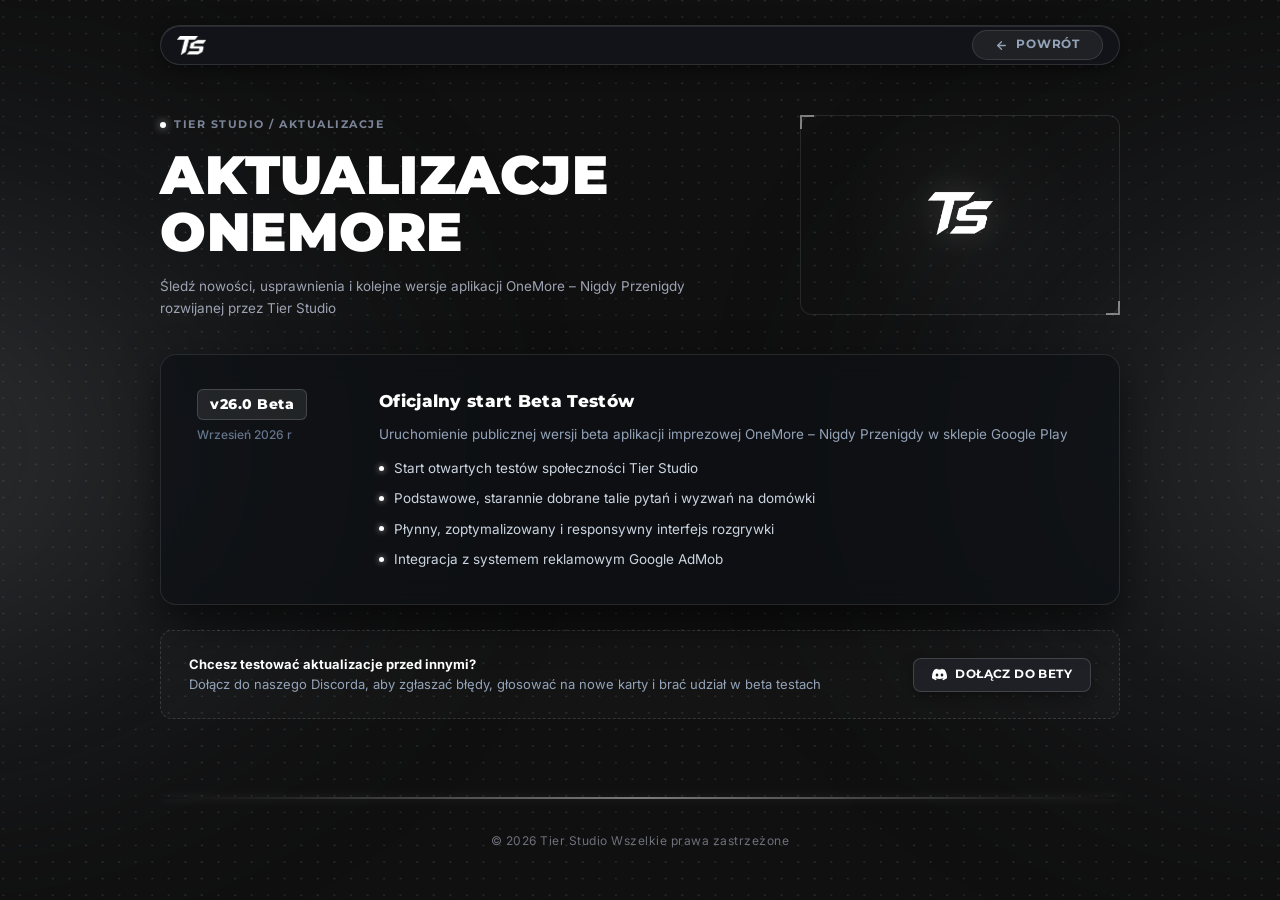
<file: aktualizacje-onemore.html>
<!DOCTYPE html>
<html lang="pl">
<head>
  <meta charset="UTF-8">
  <meta name="viewport" content="width=device-width, initial-scale=1.0">
  <title>Aktualizacje – OneMore | Tier Studio</title>
  <meta name="description" content="Historia wersji, dziennik zmian i aktualizacje gry OneMore – Nigdy Przenigdy od Tier Studio.">
  <meta name="theme-color" content="#0e0e10">

  <link rel="icon" type="image/png" href="Image/logoG.png">
  <link rel="shortcut icon" type="image/png" href="Image/logoG.png">
  <link rel="apple-touch-icon" href="Image/logoG.png">

  <link rel="preconnect" href="https://fonts.googleapis.com">
  <link rel="preconnect" href="https://fonts.gstatic.com" crossorigin>
  <link href="https://fonts.googleapis.com/css2?family=Montserrat:wght@400;600;700;800;900&family=Inter:wght@400;500;600;700&display=swap" rel="stylesheet">

  <link rel="stylesheet" href="style.css">
  <style>
    .updates-page {
      padding-top: 25px;
      padding-bottom: 70px;
    }

    .nav-back-btn {
      display: inline-flex;
      align-items: center;
      gap: 8px;
      font-family: var(--font-heading);
      font-size: 11.5px;
      font-weight: 700;
      letter-spacing: 0.8px;
      text-transform: uppercase;
      color: #94a3b8;
      text-decoration: none;
      padding: 5.5px 22px;
      border-radius: 9999px;
      background: rgba(255, 255, 255, 0.06);
      border: 1px solid rgba(255, 255, 255, 0.12);
      transition: all var(--transition-fast);
    }

    .nav-back-btn:hover {
      color: #ffffff;
      background: rgba(255, 255, 255, 0.14);
      border-color: rgba(255, 255, 255, 0.28);
      transform: translateX(-2px);
    }

    .updates-layout-wrapper {
      width: 100%;
      max-width: 960px;
      margin: 0 auto;
      display: flex;
      flex-direction: column;
    }

    .updates-header-split {
      display: flex;
      align-items: center;
      justify-content: space-between;
      gap: 40px;
      width: 100%;
      padding-bottom: 35px;
    }

    .updates-header-left {
      flex: 1.3;
      min-width: 0;
    }

    .updates-breadcrumb {
      display: inline-flex;
      align-items: center;
      gap: 8px;
      font-family: var(--font-heading);
      font-size: 10.5px;
      font-weight: 700;
      letter-spacing: 1.5px;
      text-transform: uppercase;
      color: #7b8496;
      margin-bottom: 14px;
    }

    .breadcrumb-dot {
      width: 6px;
      height: 6px;
      border-radius: 50%;
      background-color: #ffffff;
      box-shadow: 0 0 8px rgba(255, 255, 255, 0.7);
      display: inline-block;
      flex-shrink: 0;
      animation: dotPulse 2s cubic-bezier(0.4, 0, 0.6, 1) infinite;
    }

    .updates-main-title {
      font-family: var(--font-heading);
      font-size: clamp(34px, 4.6vw, 54px);
      font-weight: 900;
      letter-spacing: 0.5px;
      color: #ffffff;
      line-height: 1.05;
      text-transform: uppercase;
      margin-bottom: 16px;
    }

    .updates-main-desc {
      font-family: var(--font-body);
      font-size: 13.5px;
      color: #9da3b2;
      line-height: 1.6;
      max-width: 540px;
    }

    .updates-header-right {
      flex: 0.9;
      display: flex;
      justify-content: flex-end;
      align-items: center;
    }

    .ts-corner-box {
      position: relative;
      width: 100%;
      max-width: 320px;
      aspect-ratio: 16 / 10;
      display: flex;
      align-items: center;
      justify-content: center;
      padding: 20px;
      border: 1px solid rgba(255, 255, 255, 0.1);
      border-radius: 12px;
      background: radial-gradient(circle at center, rgba(255, 255, 255, 0.03) 0%, rgba(0, 0, 0, 0) 70%);
    }

    .ts-corner-box::before,
    .ts-corner-box::after {
      content: "";
      position: absolute;
      width: 14px;
      height: 14px;
      pointer-events: none;
    }

    .ts-corner-box::before {
      top: -1px;
      left: -1px;
      border-top: 2px solid rgba(255, 255, 255, 0.45);
      border-left: 2px solid rgba(255, 255, 255, 0.45);
    }

    .ts-corner-box::after {
      bottom: -1px;
      right: -1px;
      border-bottom: 2px solid rgba(255, 255, 255, 0.45);
      border-right: 2px solid rgba(255, 255, 255, 0.45);
    }

    .ts-corner-img {
      max-height: 85px;
      width: auto;
      object-fit: contain;
      filter: invert(1) brightness(1.15) drop-shadow(0 0 16px rgba(255, 255, 255, 0.15));
      transition: transform var(--transition-fast);
    }

    .ts-corner-box:hover .ts-corner-img {
      transform: scale(1.06);
    }

    .updates-list-container {
      width: 100%;
      border: 1px solid rgba(255, 255, 255, 0.1);
      border-radius: 16px;
      background: rgba(14, 16, 20, 0.7);
      backdrop-filter: blur(14px);
      -webkit-backdrop-filter: blur(14px);
      overflow: hidden;
      box-shadow: 0 16px 40px rgba(0, 0, 0, 0.55);
    }

    .update-row {
      display: flex;
      align-items: flex-start;
      gap: 32px;
      padding: 34px 36px;
      border-bottom: 1px solid rgba(255, 255, 255, 0.08);
      transition: background-color 0.2s ease;
    }

    .update-row:last-child {
      border-bottom: none;
    }

    .update-row:hover {
      background-color: rgba(255, 255, 255, 0.02);
    }

    .update-version-badge {
      display: flex;
      flex-direction: column;
      align-items: flex-start;
      width: 150px;
      flex-shrink: 0;
      gap: 6px;
    }

    .version-tag {
      font-family: var(--font-heading);
      font-size: 14px;
      font-weight: 800;
      color: #ffffff;
      letter-spacing: 0.5px;
      background: rgba(255, 255, 255, 0.08);
      border: 1px solid rgba(255, 255, 255, 0.16);
      padding: 4px 12px;
      border-radius: 6px;
      display: inline-flex;
      align-items: center;
      gap: 6px;
    }

    .version-date {
      font-family: var(--font-body);
      font-size: 12px;
      color: #64748b;
      font-weight: 500;
    }

    .update-content {
      flex: 1;
      min-width: 0;
    }

    .update-title {
      font-family: var(--font-heading);
      font-size: 17px;
      font-weight: 800;
      color: #ffffff;
      letter-spacing: 0.3px;
      margin-bottom: 8px;
    }

    .update-desc {
      font-family: var(--font-body);
      font-size: 13.5px;
      color: #94a3b8;
      line-height: 1.65;
    }

    .update-desc p {
      margin-bottom: 10px;
    }

    .update-features {
      list-style: none;
      display: flex;
      flex-direction: column;
      gap: 8px;
      margin-top: 12px;
    }

    .update-features li {
      font-family: var(--font-body);
      font-size: 13.5px;
      color: #cbd5e1;
      display: flex;
      align-items: center;
      gap: 10px;
    }

    .check-dot {
      width: 5px;
      height: 5px;
      border-radius: 50%;
      background: #ffffff;
      box-shadow: 0 0 6px rgba(255, 255, 255, 0.7);
      flex-shrink: 0;
    }

    .discord-hint-card {
      margin-top: 25px;
      padding: 24px 28px;
      border: 1px dashed rgba(255, 255, 255, 0.14);
      border-radius: 12px;
      background: rgba(255, 255, 255, 0.02);
      display: flex;
      align-items: center;
      justify-content: space-between;
      gap: 20px;
      flex-wrap: wrap;
    }

    .discord-hint-text {
      font-family: var(--font-body);
      font-size: 13px;
      color: #94a3b8;
      line-height: 1.5;
    }

    .discord-hint-text strong {
      color: #ffffff;
    }

    .discord-hint-btn {
      display: inline-flex;
      align-items: center;
      gap: 8px;
      background: #1e2025;
      color: #ffffff;
      border: 1px solid rgba(255, 255, 255, 0.16);
      border-radius: 8px;
      font-family: var(--font-heading);
      font-weight: 700;
      font-size: 11.5px;
      letter-spacing: 0.4px;
      text-transform: uppercase;
      padding: 7.5px 18px;
      text-decoration: none;
      cursor: pointer;
      box-shadow: 0 4px 12px rgba(0, 0, 0, 0.35);
      transition: all var(--transition-fast);
      white-space: nowrap;
    }

    .discord-hint-btn:hover {
      background: #2a2c34;
      border-color: rgba(255, 255, 255, 0.32);
      transform: translateY(-1.5px);
      box-shadow: 0 6px 16px rgba(0, 0, 0, 0.5);
    }

    @media (max-width: 820px) {
      .updates-header-split {
        flex-direction: column;
        align-items: flex-start;
        gap: 25px;
      }
      .updates-header-right {
        width: 100%;
        justify-content: flex-start;
      }
      .ts-corner-box {
        max-width: 100%;
        height: 120px;
      }
      .update-row {
        flex-direction: column;
        gap: 16px;
        padding: 24px 20px;
      }
      .update-version-badge {
        width: 100%;
      }
    }
  </style>
</head>
<body>

  <section class="section-block updates-page" aria-label="Aktualizacje OneMore">
    <div class="section-container">
      
      <header class="navbar-capsule">
        <a href="index.html" class="nav-logo" title="Tier Studio">
          <img src="Image/logo_tight.png" alt="TS Logo" class="nav-ts-logo">
        </a>
        <a href="index.html" class="nav-back-btn" title="Powrót do strony głównej">
          <svg width="13" height="13" viewBox="0 0 24 24" fill="none" stroke="currentColor" stroke-width="2.5" stroke-linecap="round" stroke-linejoin="round">
            <line x1="19" y1="12" x2="5" y2="12"></line>
            <polyline points="12 19 5 12 12 5"></polyline>
          </svg>
          <span>POWRÓT</span>
        </a>
      </header>

      <div class="updates-layout-wrapper">
        
        <div class="updates-header-split">
          <div class="updates-header-left">
            <div class="updates-breadcrumb">
              <span class="breadcrumb-dot" aria-hidden="true"></span>
              <span>TIER STUDIO / AKTUALIZACJE</span>
            </div>
            <h1 class="updates-main-title">AKTUALIZACJE<br>ONEMORE</h1>
            <p class="updates-main-desc">
              Śledź nowości, usprawnienia i kolejne wersje aplikacji OneMore – Nigdy Przenigdy rozwijanej przez Tier Studio
            </p>
          </div>

          <div class="updates-header-right">
            <div class="ts-corner-box">
              <img src="Image/logo0.png" alt="Tier Studio TS Logo" class="ts-corner-img">
            </div>
          </div>
        </div>

        <div class="updates-list-container">
          
          <div class="update-row">
            <div class="update-version-badge">
              <span class="version-tag">v26.0 Beta</span>
              <span class="version-date">Wrzesień 2026 r</span>
            </div>
            <div class="update-content">
              <h2 class="update-title">Oficjalny start Beta Testów</h2>
              <div class="update-desc">
                <p>Uruchomienie publicznej wersji beta aplikacji imprezowej OneMore – Nigdy Przenigdy w sklepie Google Play</p>
                <ul class="update-features">
                  <li><span class="check-dot"></span> Start otwartych testów społeczności Tier Studio</li>
                  <li><span class="check-dot"></span> Podstawowe, starannie dobrane talie pytań i wyzwań na domówki</li>
                  <li><span class="check-dot"></span> Płynny, zoptymalizowany i responsywny interfejs rozgrywki</li>
                  <li><span class="check-dot"></span> Integracja z systemem reklamowym Google AdMob</li>
                </ul>
              </div>
            </div>
          </div>

        </div>

        <div class="discord-hint-card">
          <div class="discord-hint-text">
            <strong>Chcesz testować aktualizacje przed innymi?</strong><br>
            Dołącz do naszego Discorda, aby zgłaszać błędy, głosować na nowe karty i brać udział w beta testach
          </div>
          <a href="https://discord.gg/GRFfxUeqSg" target="_blank" rel="noopener noreferrer" class="discord-hint-btn">
            <svg width="15" height="15" viewBox="0 0 24 24" fill="currentColor">
              <path d="M20.317 4.37a19.791 19.791 0 0 0-4.885-1.515.074.074 0 0 0-.079.037c-.21.375-.444.864-.608 1.25a18.27 18.27 0 0 0-5.487 0 12.64 12.64 0 0 0-.617-1.25.077.077 0 0 0-.079-.037A19.736 19.736 0 0 0 3.677 4.37a.07.07 0 0 0-.032.027C.533 9.046-.32 13.58.099 18.057a.082.082 0 0 0 .031.057 19.9 19.9 0 0 0 5.993 3.03.078.078 0 0 0 .084-.028c.462-.63.874-1.295 1.226-1.994.021-.041.001-.09-.041-.106a13.107 13.107 0 0 1-1.872-.892.077.077 0 0 1-.008-.128 10.2 10.2 0 0 0 .372-.292.074.074 0 0 1 .077-.01c3.929 1.793 8.18 1.793 12.061 0a.074.074 0 0 1 .078.01c.12.098.246.198.373.292a.077.077 0 0 1-.006.127 12.299 12.299 0 0 1-1.873.894.077.077 0 0 0-.041.107c.36.698.772 1.362 1.225 1.993a.076.076 0 0 0 .084.028 19.839 19.839 0 0 0 6.002-3.03.077.077 0 0 0 .032-.054c.5-5.177-.838-9.674-3.549-13.66a.061.061 0 0 0-.031-.028zM8.02 15.33c-1.183 0-2.157-1.085-2.157-2.419 0-1.333.956-2.419 2.157-2.419 1.21 0 2.176 1.096 2.157 2.42 0 1.333-.956 2.418-2.157 2.418zm7.975 0c-1.183 0-2.157-1.085-2.157-2.419 0-1.333.955-2.419 2.157-2.419 1.21 0 2.176 1.096 2.157 2.42 0 1.333-.946 2.418-2.157 2.418z"/>
            </svg>
            <span>Dołącz do Bety</span>
          </a>
        </div>

      </div>

    </div>
  </section>

  <div class="section-divider" aria-hidden="true">
    <div class="divider-line"></div>
  </div>

  <footer class="footer-block" aria-label="Stopka strony">
    <div class="section-container">
      <p class="footer-copy">&copy; 2026 Tier Studio Wszelkie prawa zastrzeżone</p>
    </div>
  </footer>

</body>
</html>
</file>
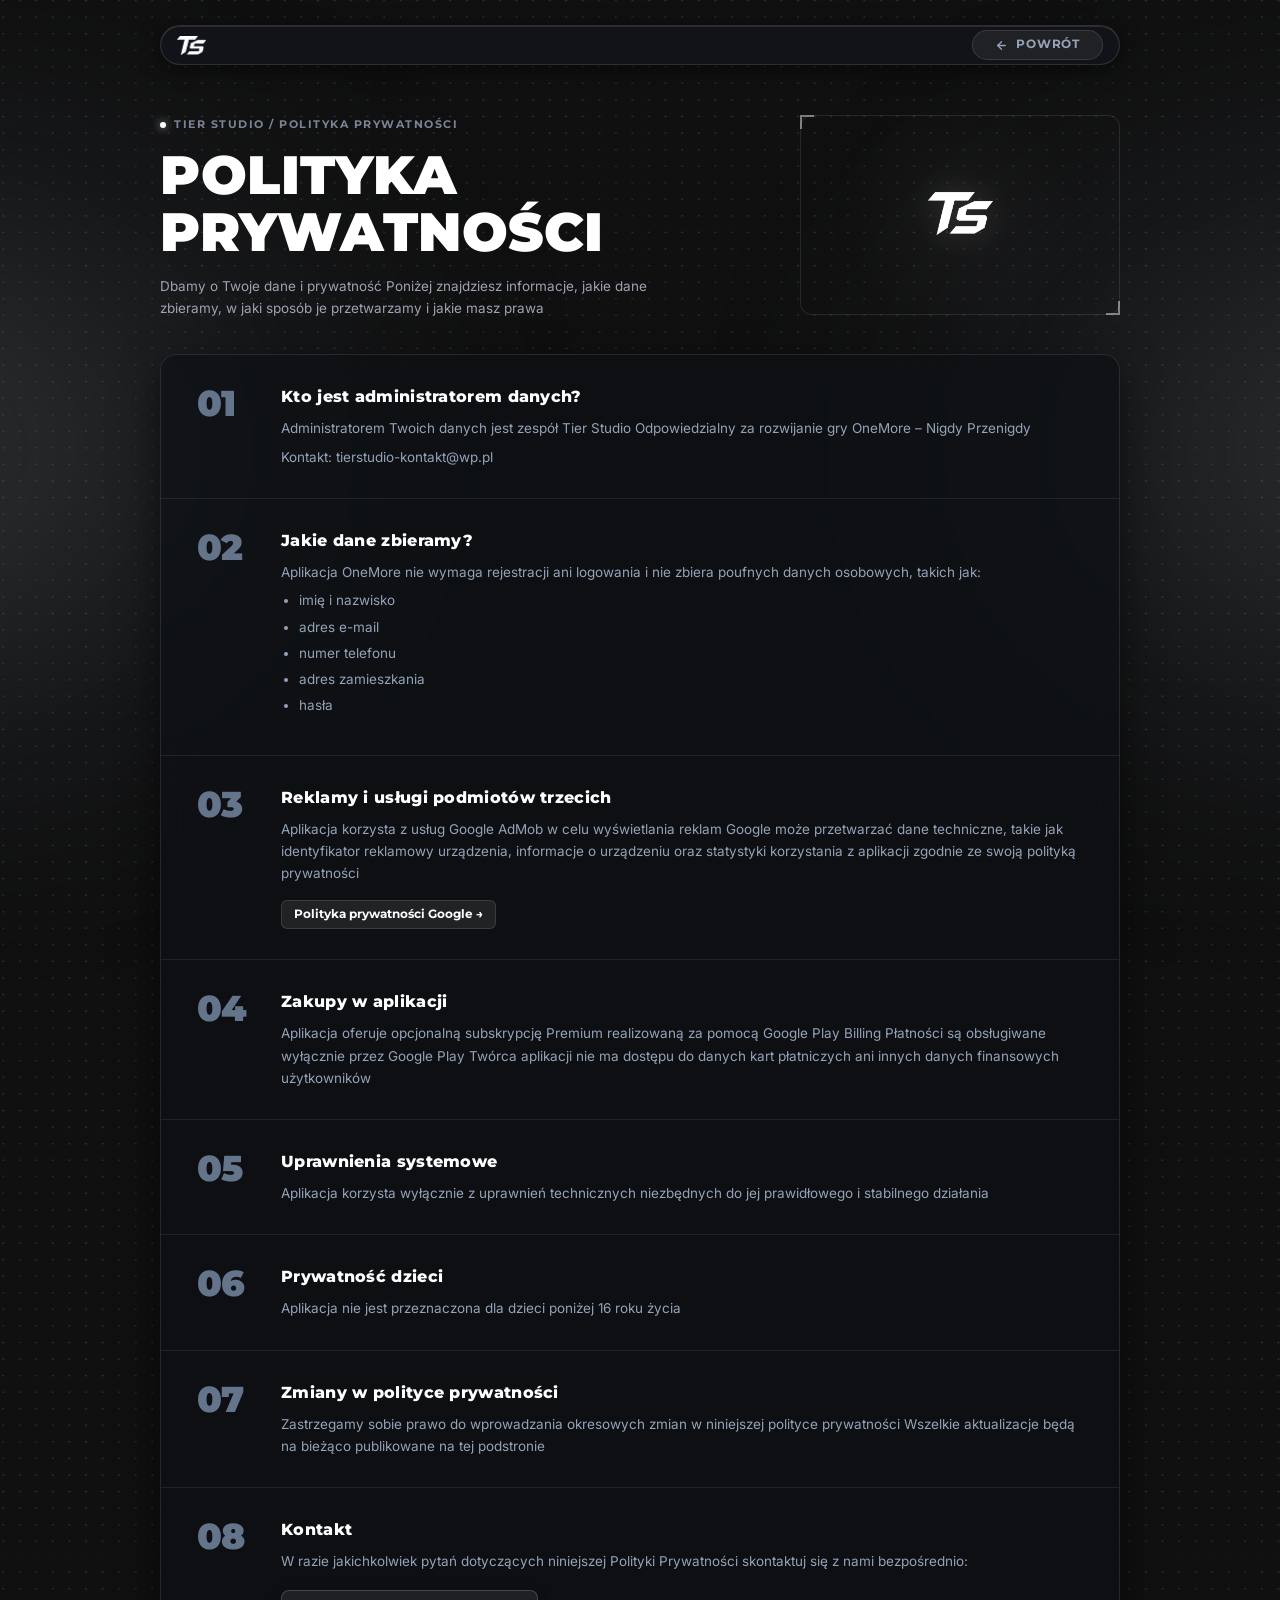
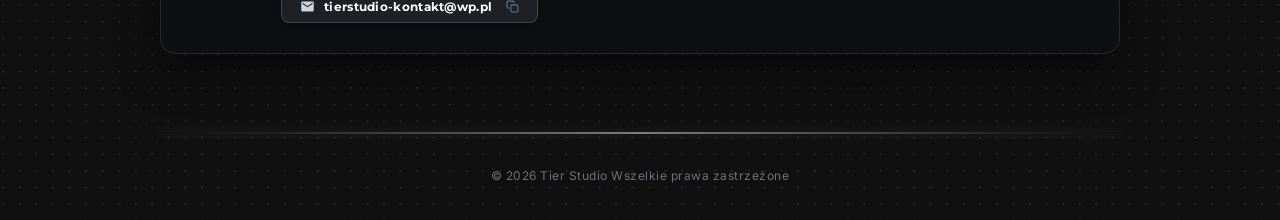
<file: polityka-onemore.html>
<!DOCTYPE html>
<html lang="pl">
<head>
  <meta charset="UTF-8">
  <meta name="viewport" content="width=device-width, initial-scale=1.0">
  <title>Polityka Prywatności – OneMore | Tier Studio</title>
  <meta name="description" content="Polityka Prywatności aplikacji OneMore – Nigdy Przenigdy tworzonej przez Tier Studio.">
  <meta name="theme-color" content="#0e0e10">

  <link rel="icon" type="image/png" href="Image/logoG.png">
  <link rel="shortcut icon" type="image/png" href="Image/logoG.png">
  <link rel="apple-touch-icon" href="Image/logoG.png">

  <link rel="preconnect" href="https://fonts.googleapis.com">
  <link rel="preconnect" href="https://fonts.gstatic.com" crossorigin>
  <link href="https://fonts.googleapis.com/css2?family=Montserrat:wght@400;600;700;800;900&family=Inter:wght@400;500;600;700&display=swap" rel="stylesheet">

  <link rel="stylesheet" href="style.css">
  <style>
    .privacy-page {
      padding-top: 25px;
      padding-bottom: 70px;
    }

    .navbar-capsule-back {
      justify-content: center;
    }

    .nav-back-btn {
      display: inline-flex;
      align-items: center;
      gap: 8px;
      font-family: var(--font-heading);
      font-size: 11.5px;
      font-weight: 700;
      letter-spacing: 0.8px;
      text-transform: uppercase;
      color: #94a3b8;
      text-decoration: none;
      padding: 5.5px 22px;
      border-radius: 9999px;
      background: rgba(255, 255, 255, 0.06);
      border: 1px solid rgba(255, 255, 255, 0.12);
      transition: all var(--transition-fast);
    }

    .nav-back-btn:hover {
      color: #ffffff;
      background: rgba(255, 255, 255, 0.14);
      border-color: rgba(255, 255, 255, 0.28);
      transform: translateX(-2px);
    }

    .privacy-layout-wrapper {
      width: 100%;
      max-width: 960px;
      margin: 0 auto;
      display: flex;
      flex-direction: column;
    }

    .privacy-header-split {
      display: flex;
      align-items: center;
      justify-content: space-between;
      gap: 40px;
      width: 100%;
      padding-bottom: 35px;
    }

    .privacy-header-left {
      flex: 1.3;
      min-width: 0;
    }

    .privacy-breadcrumb {
      display: inline-flex;
      align-items: center;
      gap: 8px;
      font-family: var(--font-heading);
      font-size: 10.5px;
      font-weight: 700;
      letter-spacing: 1.5px;
      text-transform: uppercase;
      color: #7b8496;
      margin-bottom: 14px;
    }

    .breadcrumb-dot {
      width: 6px;
      height: 6px;
      border-radius: 50%;
      background-color: #ffffff;
      box-shadow: 0 0 8px rgba(255, 255, 255, 0.7);
      display: inline-block;
      flex-shrink: 0;
      animation: dotPulse 2s cubic-bezier(0.4, 0, 0.6, 1) infinite;
    }

    .privacy-main-title {
      font-family: var(--font-heading);
      font-size: clamp(34px, 4.6vw, 54px);
      font-weight: 900;
      letter-spacing: 0.5px;
      color: #ffffff;
      line-height: 1.05;
      text-transform: uppercase;
      margin-bottom: 16px;
    }

    .privacy-main-desc {
      font-family: var(--font-body);
      font-size: 13.5px;
      color: #9da3b2;
      line-height: 1.6;
      max-width: 540px;
    }

    .privacy-header-right {
      flex: 0.9;
      display: flex;
      justify-content: flex-end;
      align-items: center;
    }

    .ts-corner-box {
      position: relative;
      width: 100%;
      max-width: 320px;
      aspect-ratio: 16 / 10;
      display: flex;
      align-items: center;
      justify-content: center;
      padding: 20px;
      border: 1px solid rgba(255, 255, 255, 0.1);
      border-radius: 12px;
      background: radial-gradient(circle at center, rgba(255, 255, 255, 0.03) 0%, rgba(0, 0, 0, 0) 70%);
    }

    .ts-corner-box::before,
    .ts-corner-box::after {
      content: "";
      position: absolute;
      width: 14px;
      height: 14px;
      pointer-events: none;
    }

    .ts-corner-box::before {
      top: -1px;
      left: -1px;
      border-top: 2px solid rgba(255, 255, 255, 0.45);
      border-left: 2px solid rgba(255, 255, 255, 0.45);
    }

    .ts-corner-box::after {
      bottom: -1px;
      right: -1px;
      border-bottom: 2px solid rgba(255, 255, 255, 0.45);
      border-right: 2px solid rgba(255, 255, 255, 0.45);
    }

    .ts-corner-img {
      max-height: 85px;
      width: auto;
      object-fit: contain;
      filter: invert(1) brightness(1.15) drop-shadow(0 0 16px rgba(255, 255, 255, 0.15));
      transition: transform var(--transition-fast);
    }

    .ts-corner-box:hover .ts-corner-img {
      transform: scale(1.06);
    }

    .privacy-list-container {
      width: 100%;
      border: 1px solid rgba(255, 255, 255, 0.1);
      border-radius: 16px;
      background: rgba(14, 16, 20, 0.7);
      backdrop-filter: blur(14px);
      -webkit-backdrop-filter: blur(14px);
      overflow: hidden;
      box-shadow: 0 16px 40px rgba(0, 0, 0, 0.55);
    }

    .privacy-row {
      display: flex;
      align-items: flex-start;
      gap: 32px;
      padding: 30px 36px;
      border-bottom: 1px solid rgba(255, 255, 255, 0.08);
      transition: background-color 0.2s ease;
    }

    .privacy-row:last-child {
      border-bottom: none;
    }

    .privacy-row:hover {
      background-color: rgba(255, 255, 255, 0.02);
    }

    .row-num {
      font-family: var(--font-heading);
      font-size: clamp(28px, 3.2vw, 36px);
      font-weight: 900;
      color: #64748b;
      line-height: 1;
      width: 52px;
      flex-shrink: 0;
      letter-spacing: -1px;
      transition: color var(--transition-fast), transform var(--transition-fast);
      user-select: none;
    }

    .privacy-row:hover .row-num {
      color: #ffffff;
      transform: translateX(2px);
    }

    .row-content {
      flex: 1;
      min-width: 0;
    }

    .row-title {
      font-family: var(--font-heading);
      font-size: 16px;
      font-weight: 800;
      color: #ffffff;
      letter-spacing: 0.3px;
      margin-bottom: 8px;
    }

    .row-desc {
      font-family: var(--font-body);
      font-size: 13.5px;
      color: #94a3b8;
      line-height: 1.65;
    }

    .row-desc p {
      margin-bottom: 6px;
    }

    .row-desc p:last-child {
      margin-bottom: 0;
    }

    .row-desc ul {
      margin-left: 18px;
      margin-top: 6px;
      margin-bottom: 8px;
    }

    .row-desc li {
      margin: 4px 0;
      color: #94a3b8;
    }

    .row-btn {
      display: inline-flex;
      align-items: center;
      gap: 9px;
      background: #1e2025;
      color: #ffffff;
      border: 1px solid rgba(255, 255, 255, 0.16);
      border-radius: 8px;
      font-family: var(--font-heading);
      font-weight: 700;
      font-size: 12px;
      letter-spacing: 0.3px;
      padding: 8px 18px;
      text-decoration: none;
      margin-top: 12px;
      cursor: pointer;
      box-shadow: 0 4px 12px rgba(0, 0, 0, 0.35);
      transition: all var(--transition-fast);
      outline: none;
    }

    .row-btn:hover {
      background: #2a2c34;
      border-color: rgba(255, 255, 255, 0.32);
      transform: translateY(-1.5px);
      box-shadow: 0 6px 16px rgba(0, 0, 0, 0.5);
    }

    .row-btn:active {
      transform: translateY(0);
      background: #18191d;
    }

    .row-btn .row-btn-icon {
      display: flex;
      align-items: center;
      color: #cbd5e1;
      flex-shrink: 0;
    }

    .row-btn .copy-hint {
      display: inline-flex;
      align-items: center;
      margin-left: 5px;
      color: #64748b;
      transition: color var(--transition-fast);
    }

    .row-btn:hover .copy-hint {
      color: #ffffff;
    }

    .row-link-google {
      display: inline-flex;
      align-items: center;
      gap: 6px;
      font-family: var(--font-heading);
      font-size: 11.5px;
      font-weight: 700;
      color: #ffffff;
      text-decoration: none;
      margin-top: 10px;
      padding: 4px 12px;
      border-radius: 6px;
      background: rgba(255, 255, 255, 0.08);
      border: 1px solid rgba(255, 255, 255, 0.12);
      transition: all var(--transition-fast);
    }

    .row-link-google:hover {
      background: #ffffff;
      color: #0b0c0e;
      border-color: #ffffff;
    }

    @media (max-width: 820px) {
      .privacy-header-split {
        flex-direction: column;
        align-items: flex-start;
        gap: 25px;
      }
      .privacy-header-right {
        width: 100%;
        justify-content: flex-start;
      }
      .ts-corner-box {
        max-width: 100%;
        height: 120px;
      }
      .privacy-row {
        gap: 20px;
        padding: 22px 20px;
      }
      .row-num {
        font-size: 24px;
        width: 38px;
      }
    }
  </style>
</head>
<body>

  <section class="section-block privacy-page" aria-label="Polityka Prywatności">
    <div class="section-container">
      
      <header class="navbar-capsule">
        <a href="index.html" class="nav-logo" title="Tier Studio">
          <img src="Image/logo_tight.png" alt="TS Logo" class="nav-ts-logo">
        </a>
        <a href="index.html" class="nav-back-btn" title="Powrót do strony głównej">
          <svg width="13" height="13" viewBox="0 0 24 24" fill="none" stroke="currentColor" stroke-width="2.5" stroke-linecap="round" stroke-linejoin="round">
            <line x1="19" y1="12" x2="5" y2="12"></line>
            <polyline points="12 19 5 12 12 5"></polyline>
          </svg>
          <span>POWRÓT</span>
        </a>
      </header>

      <div class="privacy-layout-wrapper">
        
        <div class="privacy-header-split">
          <div class="privacy-header-left">
            <div class="privacy-breadcrumb">
              <span class="breadcrumb-dot" aria-hidden="true"></span>
              <span>TIER STUDIO / POLITYKA PRYWATNOŚCI</span>
            </div>
            <h1 class="privacy-main-title">POLITYKA<br>PRYWATNOŚCI</h1>
            <p class="privacy-main-desc">
              Dbamy o Twoje dane i prywatność Poniżej znajdziesz informacje, jakie dane zbieramy, w jaki sposób je przetwarzamy i jakie masz prawa
            </p>
          </div>

          <div class="privacy-header-right">
            <div class="ts-corner-box">
              <img src="Image/logo0.png" alt="Tier Studio TS Logo" class="ts-corner-img">
            </div>
          </div>
        </div>

        <div class="privacy-list-container">
          
          <div class="privacy-row">
            <div class="row-num">01</div>
            <div class="row-content">
              <h2 class="row-title">Kto jest administratorem danych?</h2>
              <div class="row-desc">
                <p>Administratorem Twoich danych jest zespół Tier Studio Odpowiedzialny za rozwijanie gry OneMore – Nigdy Przenigdy</p>
                <p>Kontakt: tierstudio-kontakt@wp.pl</p>
              </div>
            </div>
          </div>

          <div class="privacy-row">
            <div class="row-num">02</div>
            <div class="row-content">
              <h2 class="row-title">Jakie dane zbieramy?</h2>
              <div class="row-desc">
                <p>Aplikacja OneMore nie wymaga rejestracji ani logowania i nie zbiera poufnych danych osobowych, takich jak:</p>
                <ul>
                  <li>imię i nazwisko</li>
                  <li>adres e-mail</li>
                  <li>numer telefonu</li>
                  <li>adres zamieszkania</li>
                  <li>hasła</li>
                </ul>
              </div>
            </div>
          </div>

          <div class="privacy-row">
            <div class="row-num">03</div>
            <div class="row-content">
              <h2 class="row-title">Reklamy i usługi podmiotów trzecich</h2>
              <div class="row-desc">
                <p>Aplikacja korzysta z usług Google AdMob w celu wyświetlania reklam Google może przetwarzać dane techniczne, takie jak identyfikator reklamowy urządzenia, informacje o urządzeniu oraz statystyki korzystania z aplikacji zgodnie ze swoją polityką prywatności</p>
                <a href="https://policies.google.com/privacy" target="_blank" rel="noopener noreferrer" class="row-link-google">
                  <span>Polityka prywatności Google &rarr;</span>
                </a>
              </div>
            </div>
          </div>

          <div class="privacy-row">
            <div class="row-num">04</div>
            <div class="row-content">
              <h2 class="row-title">Zakupy w aplikacji</h2>
              <div class="row-desc">
                <p>Aplikacja oferuje opcjonalną subskrypcję Premium realizowaną za pomocą Google Play Billing Płatności są obsługiwane wyłącznie przez Google Play Twórca aplikacji nie ma dostępu do danych kart płatniczych ani innych danych finansowych użytkowników</p>
              </div>
            </div>
          </div>

          <div class="privacy-row">
            <div class="row-num">05</div>
            <div class="row-content">
              <h2 class="row-title">Uprawnienia systemowe</h2>
              <div class="row-desc">
                <p>Aplikacja korzysta wyłącznie z uprawnień technicznych niezbędnych do jej prawidłowego i stabilnego działania</p>
              </div>
            </div>
          </div>

          <div class="privacy-row">
            <div class="row-num">06</div>
            <div class="row-content">
              <h2 class="row-title">Prywatność dzieci</h2>
              <div class="row-desc">
                <p>Aplikacja nie jest przeznaczona dla dzieci poniżej 16 roku życia</p>
              </div>
            </div>
          </div>

          <div class="privacy-row">
            <div class="row-num">07</div>
            <div class="row-content">
              <h2 class="row-title">Zmiany w polityce prywatności</h2>
              <div class="row-desc">
                <p>Zastrzegamy sobie prawo do wprowadzania okresowych zmian w niniejszej polityce prywatności Wszelkie aktualizacje będą na bieżąco publikowane na tej podstronie</p>
              </div>
            </div>
          </div>

          <div class="privacy-row">
            <div class="row-num">08</div>
            <div class="row-content">
              <h2 class="row-title">Kontakt</h2>
              <div class="row-desc">
                <p>W razie jakichkolwiek pytań dotyczących niniejszej Polityki Prywatności skontaktuj się z nami bezpośrednio:</p>
                <button type="button" class="row-btn" id="copyPolicyEmailBtn" onclick="navigator.clipboard.writeText('tierstudio-kontakt@wp.pl'); const t=this.querySelector('.btn-email-text'); const orig=t.innerHTML; t.innerHTML='<span style=\'color:#16a34a;\'>Skopiowano do schowka</span>'; setTimeout(()=>{ t.innerHTML=orig; }, 2200);" title="Kliknij, aby skopiować adres email" aria-label="Skopiuj email kontaktowy: tierstudio-kontakt@wp.pl">
                  <span class="row-btn-icon" aria-hidden="true">
                    <svg width="15" height="15" viewBox="0 0 24 24" fill="currentColor">
                      <path d="M20 4H4c-1.1 0-1.99.9-1.99 2L2 18c0 1.1.9 2 2 2h16c1.1 0 2-.9 2-2V6c0-1.1-.9-2-2-2zm0 4l-8 5-8-5V6l8 5 8-5v2z"/>
                    </svg>
                  </span>
                  <span class="btn-email-text">tierstudio-kontakt@wp.pl</span>
                  <span class="copy-hint" aria-hidden="true">
                    <svg width="13" height="13" viewBox="0 0 24 24" fill="none" stroke="currentColor" stroke-width="2" stroke-linecap="round" stroke-linejoin="round">
                      <rect x="9" y="9" width="13" height="13" rx="2" ry="2"></rect>
                      <path d="M5 15H4a2 2 0 0 1-2-2V4a2 2 0 0 1 2-2h9a2 2 0 0 1 2 2v1"></path>
                    </svg>
                  </span>
                </button>
              </div>
            </div>
          </div>

        </div>

      </div>

    </div>
  </section>

  <div class="section-divider" aria-hidden="true">
    <div class="divider-line"></div>
  </div>

  <footer class="footer-block" aria-label="Stopka strony">
    <div class="section-container">
      <p class="footer-copy">&copy; 2026 Tier Studio Wszelkie prawa zastrzeżone</p>
    </div>
  </footer>

</body>
</html>
</file>
<file: style.css>
:root {
  --bg-color: #0b0c0e;
  --text-primary: #ffffff;
  --font-heading: 'Montserrat', -apple-system, BlinkMacSystemFont, "Segoe UI", Roboto, sans-serif;
  --font-body: 'Inter', -apple-system, BlinkMacSystemFont, "Segoe UI", Roboto, sans-serif;
  --transition-fast: 0.18s cubic-bezier(0.16, 1, 0.3, 1);
}

*, *::before, *::after {
  box-sizing: border-box;
  margin: 0;
  padding: 0;
}

html, body {
  width: 100%;
  max-width: 100vw;
  overflow-x: hidden;
  background-color: var(--bg-color);
}

html {
  scroll-behavior: smooth;
  font-size: 16px;
}

body {
  font-family: var(--font-body);
  color: var(--text-primary);
  min-height: 100vh;
  line-height: 1.5;
  -webkit-font-smoothing: antialiased;
  position: relative;
  background-color: var(--bg-color);
  background-image: url('Image/tło.png');
  background-repeat: repeat;
  background-position: center top;
}

body::before,
body::after {
  content: "";
  position: fixed;
  top: 0;
  width: 50vw;
  max-width: 650px;
  height: 100vh;
  pointer-events: none;
  z-index: 0;
  opacity: 0.55;
  filter: blur(70px);
  transform: translateZ(0);
  will-change: transform;
}

body::before {
  left: -150px;
  background: radial-gradient(
    ellipse at left center,
    rgba(255, 255, 255, 0.28) 0%,
    rgba(148, 163, 184, 0.22) 30%,
    rgba(71, 85, 105, 0.12) 55%,
    rgba(11, 12, 14, 0) 80%
  );
}

body::after {
  right: -150px;
  background: radial-gradient(
    ellipse at right center,
    rgba(255, 255, 255, 0.26) 0%,
    rgba(148, 163, 184, 0.20) 30%,
    rgba(71, 85, 105, 0.10) 55%,
    rgba(11, 12, 14, 0) 80%
  );
}

img {
  max-width: 100%;
  height: auto;
  display: block;
}

.section-block {
  width: 100%;
  padding: 50px 20px;
  display: flex;
  justify-content: center;
  align-items: center;
  position: relative;
  overflow: hidden;
  background: transparent;
}

.section-divider {
  width: 100%;
  display: flex;
  justify-content: center;
  align-items: center;
  padding: 8px 20px;
  overflow: hidden;
  background: transparent;
  position: relative;
  z-index: 2;
}

.divider-line {
  width: 100%;
  max-width: 960px;
  height: 1.5px;
  background: linear-gradient(
    90deg,
    rgba(255, 255, 255, 0) 0%,
    rgba(255, 255, 255, 0.08) 12%,
    rgba(255, 255, 255, 0.45) 50%,
    rgba(255, 255, 255, 0.08) 88%,
    rgba(255, 255, 255, 0) 100%
  );
  box-shadow: 0 0 10px rgba(255, 255, 255, 0.15);
  display: block;
}

.section-container {
  width: 100%;
  max-width: 1060px;
  margin: 0 auto;
  display: flex;
  flex-direction: column;
  align-items: center;
  min-width: 0;
  position: relative;
  z-index: 2;
}

.navbar-capsule {
  width: 100%;
  max-width: 960px;
  height: 40px;
  background: rgba(18, 20, 26, 0.85);
  backdrop-filter: blur(12px);
  -webkit-backdrop-filter: blur(12px);
  border: 1px solid rgba(255, 255, 255, 0.12);
  border-radius: 9999px;
  display: flex;
  align-items: center;
  justify-content: space-between;
  padding: 0 16px;
  margin-bottom: 45px;
  box-shadow: 0 4px 20px rgba(0, 0, 0, 0.5), inset 0 1px 0 rgba(255, 255, 255, 0.1);
  user-select: none;
  min-width: 0;
  transform: translateZ(0);
}

.nav-logo {
  display: flex;
  align-items: center;
  text-decoration: none;
  transition: transform var(--transition-fast);
  flex-shrink: 0;
}

.nav-logo:hover {
  transform: scale(1.06);
}

.nav-ts-logo {
  height: 19px;
  width: auto;
  display: block;
  filter: invert(1) brightness(1.2);
}

.nav-links {
  display: flex;
  align-items: center;
  gap: 8px;
}

.nav-link {
  font-family: var(--font-body);
  font-size: 13px;
  font-weight: 500;
  color: #94a3b8;
  text-decoration: none;
  padding: 4px 14px;
  border-radius: 9999px;
  transition: all var(--transition-fast);
  white-space: nowrap;
}

.nav-link:hover {
  color: #ffffff;
  background-color: rgba(255, 255, 255, 0.08);
}

.nav-link.active {
  background-color: rgba(255, 255, 255, 0.14);
  color: #ffffff;
  font-weight: 700;
  box-shadow: inset 0 0 0 1px rgba(255, 255, 255, 0.12);
}

.nav-socials {
  display: flex;
  align-items: center;
  gap: 14px;
  flex-shrink: 0;
}

.nav-icon {
  color: #94a3b8;
  display: flex;
  align-items: center;
  justify-content: center;
  text-decoration: none;
  transition: transform var(--transition-fast), color var(--transition-fast), filter var(--transition-fast);
}

.nav-icon:hover {
  transform: scale(1.15);
  color: #ffffff;
  filter: drop-shadow(0 0 6px rgba(255, 255, 255, 0.45));
}

.watermark-wrapper {
  position: relative;
  display: flex;
  align-items: center;
  justify-content: center;
  width: 100%;
  padding: 10px 0;
  overflow: visible;
  min-width: 0;
}

.watermark-img {
  position: absolute;
  top: 50%;
  left: 50%;
  transform: translate(-50%, -50%);
  pointer-events: none;
  user-select: none;
  z-index: 1;
  opacity: 0.12;
  filter: invert(1);
  height: clamp(55px, 8.5vw, 92px);
  width: auto;
  max-width: 95%;
  object-fit: contain;
  transition: opacity var(--transition-fast);
}

.watermark-img-onas {
  height: clamp(65px, 10.5vw, 115px);
  opacity: 0.16;
  transform: translate(-51.5%, -48%);
}

.watermark-img-discord {
  height: clamp(70px, 11vw, 125px);
  max-width: 100%;
  opacity: 0.16;
  transform: translate(-50%, -50%);
}

.hero-title,
.section-title,
.onemore-title,
.discord-title,
.media-title {
  position: relative;
  z-index: 2;
  font-family: var(--font-heading);
  font-weight: 800;
  color: #ffffff;
  text-align: center;
  line-height: 1.25;
  width: 100%;
  min-width: 0;
  word-break: break-word;
}

.discord-btn {
  display: inline-flex;
  align-items: center;
  justify-content: center;
  gap: 7px;
  background-color: #ffffff;
  color: #0b0c0e;
  border: 1.5px solid #141518;
  border-radius: 6px;
  font-family: var(--font-heading);
  font-weight: 700;
  font-size: 11.5px;
  letter-spacing: 0.5px;
  text-transform: uppercase;
  text-decoration: none;
  padding: 6.5px 15px;
  cursor: pointer;
  transition: transform var(--transition-fast), box-shadow var(--transition-fast), background-color var(--transition-fast), border-color var(--transition-fast);
  box-shadow: 0 2px 6px rgba(0, 0, 0, 0.35);
  white-space: nowrap;
}

.discord-btn:hover {
  background-color: #f4f5f8;
  border-color: #000000;
  transform: translateY(-1.5px);
  box-shadow: 0 4px 14px rgba(255, 255, 255, 0.22);
}

.discord-btn:active {
  transform: translateY(0);
  background-color: #e5e7eb;
  box-shadow: 0 1px 3px rgba(0, 0, 0, 0.25);
}

.discord-btn-icon .platform-label {
  font-size: 10.5px;
  font-weight: 600;
  text-transform: none;
  opacity: 0.85;
  margin-right: 1px;
}

.discord-btn .btn-icon {
  display: inline-block;
  vertical-align: middle;
}

.hero-section {
  padding-top: 25px;
  padding-bottom: 50px;
}

.hero-split {
  display: flex;
  align-items: center;
  justify-content: space-between;
  gap: 40px;
  width: 100%;
  min-width: 0;
}

.hero-col-info {
  flex: 1.1;
  max-width: 490px;
  display: flex;
  flex-direction: column;
  align-items: flex-start;
  justify-content: center;
  text-align: left;
  min-width: 0;
  width: 100%;
}

.hero-eyebrow {
  display: inline-flex;
  align-items: center;
  gap: 8px;
  font-family: var(--font-heading);
  font-size: 11px;
  font-weight: 700;
  letter-spacing: 1.8px;
  text-transform: uppercase;
  color: #7b8496;
  margin-bottom: 12px;
}

.hero-eyebrow .eyebrow-dot {
  width: 6px;
  height: 6px;
  border-radius: 50%;
  background-color: #ffffff;
  box-shadow: 0 0 8px rgba(255, 255, 255, 0.7);
  display: inline-block;
  flex-shrink: 0;
  animation: dotPulse 2s cubic-bezier(0.4, 0, 0.6, 1) infinite;
}

@keyframes dotPulse {
  0%, 100% {
    opacity: 1;
    transform: scale(1);
    box-shadow: 0 0 0 0 rgba(255, 255, 255, 0.7);
  }
  50% {
    opacity: 0.6;
    transform: scale(0.85);
    box-shadow: 0 0 0 5px rgba(255, 255, 255, 0);
  }
}

.hero-title {
  font-size: clamp(32px, 4.2vw, 50px);
  font-weight: 900;
  letter-spacing: 0.5px;
  color: #ffffff;
  line-height: 1.1;
  text-align: left;
  margin-bottom: 0;
  width: 100%;
}

.hero-desc {
  font-family: var(--font-body);
  font-size: 14px;
  color: #9ea3b2;
  line-height: 1.65;
  text-align: left;
  max-width: 440px;
  width: 100%;
  margin-bottom: 24px;
}

.hero-actions {
  display: flex;
  gap: 14px;
  justify-content: flex-start;
  align-items: center;
  width: 100%;
  flex-wrap: wrap;
}

.hero-btn {
  display: inline-flex;
  align-items: center;
  justify-content: center;
  font-family: var(--font-heading);
  font-weight: 700;
  font-size: 12.5px;
  letter-spacing: 0.2px;
  text-decoration: none;
  padding: 8.5px 22px;
  border-radius: 8px;
  cursor: pointer;
  transition: transform var(--transition-fast), box-shadow var(--transition-fast), background-color var(--transition-fast), border-color var(--transition-fast);
  white-space: nowrap;
}

.hero-btn-light {
  background-color: #ffffff;
  color: #0d0e12;
  border: 1.5px solid #ffffff;
  box-shadow: 0 2px 8px rgba(0, 0, 0, 0.35);
}

.hero-btn-light:hover {
  background-color: #f2f4f8;
  border-color: #f2f4f8;
  transform: translateY(-1.5px);
  box-shadow: 0 4px 14px rgba(255, 255, 255, 0.25);
}

.hero-btn-light:active {
  transform: translateY(0);
  background-color: #e2e5ec;
}

.hero-btn-dark {
  background-color: #121316;
  color: #ffffff;
  border: 1.5px solid rgba(255, 255, 255, 0.18);
  box-shadow: 0 2px 8px rgba(0, 0, 0, 0.45);
}

.hero-btn-dark:hover {
  background-color: #1e2026;
  border-color: rgba(255, 255, 255, 0.38);
  transform: translateY(-1.5px);
  box-shadow: 0 4px 14px rgba(0, 0, 0, 0.6);
}

.hero-btn-dark:active {
  transform: translateY(0);
  background-color: #0b0c0e;
}

.hero-col-device {
  flex: 1;
  max-width: 480px;
  display: flex;
  justify-content: flex-end;
  align-items: center;
  min-width: 0;
  width: 100%;
}

.hero-devices-img {
  width: 100%;
  max-width: 470px;
  height: auto;
  display: block;
  filter: drop-shadow(0 15px 35px rgba(0, 0, 0, 0.65));
  animation: floatDevices 8s ease-in-out infinite;
  will-change: transform;
  transform: translateZ(0);
}

@keyframes floatDevices {
  0%, 100% {
    transform: translate3d(0, 0, 0);
  }
  50% {
    transform: translate3d(0, -6px, 0);
  }
}

.about-section {
  padding: 50px 20px;
}

.about-card {
  width: 100%;
  max-width: 820px;
  display: flex;
  flex-direction: column;
  align-items: center;
  text-align: center;
  min-width: 0;
}

.section-title {
  font-size: clamp(24px, 4vw, 34px);
  letter-spacing: 2px;
}

.about-desc {
  font-family: var(--font-body);
  font-size: 14px;
  color: #b0b3bf;
  line-height: 1.75;
  margin-top: 18px;
  text-align: center;
  max-width: 780px;
  width: 100%;
}

.onemore-section {
  padding: 50px 20px;
}

.onemore-split {
  display: flex;
  align-items: center;
  justify-content: center;
  gap: 40px;
  width: 100%;
  min-width: 0;
}

.onemore-col-info {
  flex: 1;
  max-width: 470px;
  display: flex;
  flex-direction: column;
  align-items: center;
  justify-content: center;
  text-align: center;
  min-width: 0;
  width: 100%;
}

.onemore-title {
  font-size: clamp(20px, 3.8vw, 32px);
  letter-spacing: 0.5px;
}

.onemore-subtitle {
  font-family: var(--font-body);
  font-size: 13.5px;
  font-weight: 600;
  color: #e2e4ed;
  margin-top: 12px;
  line-height: 1.45;
  width: 100%;
}

.onemore-desc {
  font-family: var(--font-body);
  font-size: 13px;
  color: #9da1b0;
  margin-top: 6px;
  line-height: 1.5;
  width: 100%;
}

.onemore-btn-grid {
  display: grid;
  grid-template-columns: repeat(2, 145px);
  gap: 10px 14px;
  justify-content: center;
  margin-top: 22px;
}

.onemore-btn-grid .discord-btn {
  width: 100%;
}

.onemore-col-phones {
  flex: 0.85;
  max-width: 380px;
  display: flex;
  justify-content: center;
  min-width: 0;
  width: 100%;
}

.onemore-phones-img {
  width: 100%;
  max-width: 350px;
  height: auto;
  display: block;
  filter: drop-shadow(0 15px 30px rgba(0, 0, 0, 0.6));
  animation: floatDevices 8s ease-in-out infinite;
  animation-delay: -3s;
  will-change: transform;
  transform: translateZ(0);
}

.discord-section {
  padding: 50px 20px;
}

.discord-split {
  display: flex;
  align-items: center;
  justify-content: center;
  gap: 45px;
  width: 100%;
  max-width: 860px;
  min-width: 0;
}

.discord-col-bot {
  flex: 0.85;
  max-width: 320px;
  display: flex;
  justify-content: center;
  align-items: center;
  min-width: 0;
  width: 100%;
}

.discord-bot-img {
  width: 100%;
  max-width: 280px;
  height: auto;
  display: block;
  filter: drop-shadow(0 12px 28px rgba(0, 0, 0, 0.55));
}

.discord-col-info {
  flex: 1.15;
  display: flex;
  flex-direction: column;
  align-items: center;
  justify-content: center;
  text-align: center;
  min-width: 0;
  width: 100%;
}

.discord-title {
  font-size: clamp(18px, 3.2vw, 26px);
  letter-spacing: 0.5px;
  text-transform: uppercase;
  max-width: 440px;
}

.discord-desc {
  font-family: var(--font-body);
  font-size: 12.5px;
  font-weight: 600;
  color: #9da1b0;
  letter-spacing: 0.5px;
  margin-top: 10px;
  line-height: 1.5;
  text-align: center;
  width: 100%;
}

.discord-action {
  margin-top: 20px;
}

.discord-action .discord-btn {
  min-width: 135px;
  padding: 7px 20px;
}

.media-section {
  padding: 50px 20px;
}

.media-card {
  display: flex;
  flex-direction: column;
  align-items: center;
  text-align: center;
  max-width: 720px;
  width: 100%;
  min-width: 0;
}

.media-title {
  font-size: clamp(20px, 3.8vw, 32px);
  letter-spacing: 0.5px;
}

.media-desc {
  font-family: var(--font-body);
  font-size: 13.5px;
  color: #9da1b0;
  margin-top: 12px;
  max-width: 540px;
  line-height: 1.6;
  width: 100%;
}

.media-social-icons {
  display: flex;
  align-items: center;
  justify-content: center;
  gap: 16px;
  margin-top: 24px;
}

.social-circle-btn {
  width: 40px;
  height: 40px;
  border-radius: 50%;
  background: rgba(255, 255, 255, 0.08);
  border: 1.5px solid rgba(255, 255, 255, 0.18);
  color: #ffffff;
  display: flex;
  align-items: center;
  justify-content: center;
  text-decoration: none;
  transition: transform var(--transition-fast), background-color var(--transition-fast), color var(--transition-fast), box-shadow var(--transition-fast), border-color var(--transition-fast);
  box-shadow: 0 4px 10px rgba(0, 0, 0, 0.35);
}

.social-circle-btn:hover {
  background-color: #ffffff;
  color: #0b0c0e;
  border-color: #ffffff;
  transform: translateY(-2px) scale(1.08);
  box-shadow: 0 6px 18px rgba(255, 255, 255, 0.28);
}

.social-circle-btn:active {
  transform: translateY(0) scale(1);
}

.contact-pill-container {
  display: flex;
  justify-content: center;
  align-items: center;
  margin-top: 22px;
  width: 100%;
}

.contact-discord-btn {
  text-transform: none;
  font-size: 11.5px;
  font-weight: 500;
  padding: 7px 18px;
  gap: 8px;
  max-width: 100%;
  white-space: normal;
  cursor: pointer;
  border: none;
  outline: none;
}

.contact-discord-btn .mail-icon {
  display: flex;
  align-items: center;
  color: #121212;
  flex-shrink: 0;
}

.contact-discord-btn strong {
  font-weight: 700;
}

.copy-hint-icon {
  display: inline-flex;
  align-items: center;
  margin-left: 4px;
  color: #64748b;
  transition: color var(--transition-fast), transform var(--transition-fast);
}

.contact-discord-btn:hover .copy-hint-icon {
  color: #0b0c0e;
  transform: scale(1.15);
}

.footer-block {
  width: 100%;
  padding: 25px 20px 35px;
  display: flex;
  justify-content: center;
  align-items: center;
  overflow: hidden;
  background: transparent;
  min-width: 0;
}

.footer-copy {
  font-family: var(--font-body);
  font-size: 12px;
  color: #6e707b;
  letter-spacing: 0.5px;
  text-align: center;
  width: 100%;
}

@media (max-width: 860px) {
  .section-block {
    padding: 38px 16px;
  }

  .hero-split,
  .onemore-split,
  .discord-split {
    flex-direction: column;
    gap: 30px;
  }

  .hero-col-info {
    align-items: center;
    text-align: center;
    max-width: 100%;
  }

  .hero-title,
  .hero-desc {
    text-align: center;
  }

  .hero-actions {
    justify-content: center;
  }

  .hero-col-device {
    justify-content: center;
    max-width: 100%;
  }

  .onemore-col-info,
  .onemore-col-phones,
  .discord-col-bot,
  .discord-col-info {
    max-width: 100%;
  }

  .hero-devices-img {
    max-width: 360px;
  }

  .onemore-phones-img {
    max-width: 300px;
  }

  .discord-col-bot {
    max-width: 220px;
  }

  .discord-bot-img {
    max-width: 200px;
  }

  .navbar-capsule {
    padding: 0 16px;
    height: 36px;
    margin-bottom: 26px;
  }

  .nav-links {
    gap: 6px;
  }

  .nav-link {
    font-size: 11.5px;
    padding: 3px 8px;
  }
}

@media (max-width: 600px) {
  .nav-links {
    display: none;
  }
}

@media (max-width: 520px) {
  .section-block {
    padding: 28px 14px;
  }

  .navbar-capsule {
    height: 32px;
    padding: 0 12px;
    margin-bottom: 20px;
  }

  .nav-ts-logo {
    height: 16px;
  }

  .nav-socials {
    gap: 10px;
  }

  .nav-icon svg {
    width: 14px;
    height: 14px;
  }

  .hero-devices-img {
    max-width: 290px;
  }

  .hero-actions {
    flex-direction: row;
    gap: 10px;
    justify-content: center;
  }

  .hero-btn {
    font-size: 11.5px;
    padding: 7.5px 16px;
  }

  .onemore-btn-grid {
    grid-template-columns: repeat(2, minmax(125px, 145px));
    gap: 8px 10px;
  }

  .onemore-btn-grid .discord-btn {
    font-size: 10.5px;
    padding: 6px 10px;
  }

  .onemore-phones-img {
    max-width: 260px;
  }

  .discord-bot-img {
    max-width: 180px;
  }

  .contact-discord-btn {
    font-size: 10.5px;
    padding: 6.5px 12px;
  }

  .watermark-img {
    height: clamp(36px, 10vw, 58px);
    opacity: 0.14;
  }
}

@media (max-width: 340px) {
  .onemore-btn-grid {
    grid-template-columns: 1fr;
    width: 100%;
    max-width: 200px;
  }
  
  .hero-actions {
    flex-direction: column;
    align-items: center;
  }

  .hero-actions .hero-btn {
    width: 100%;
    max-width: 180px;
  }
}
</file>
